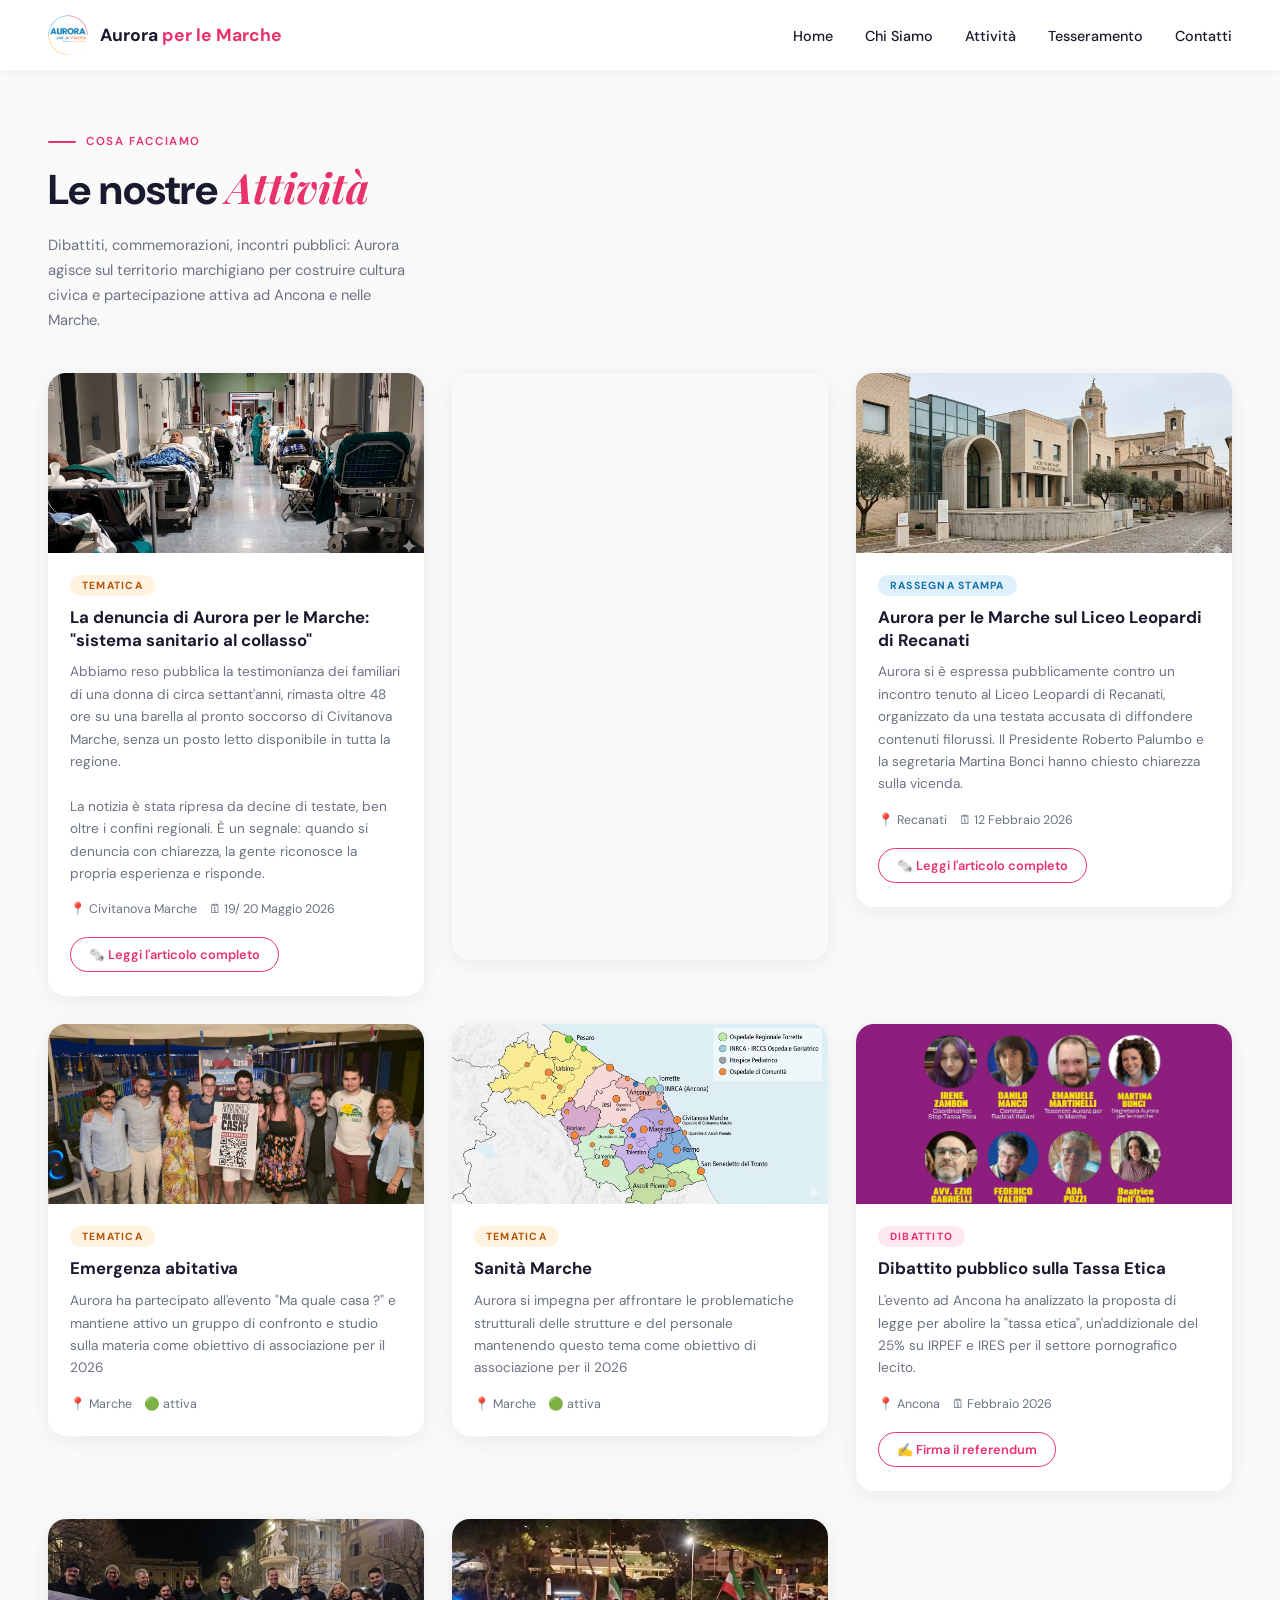
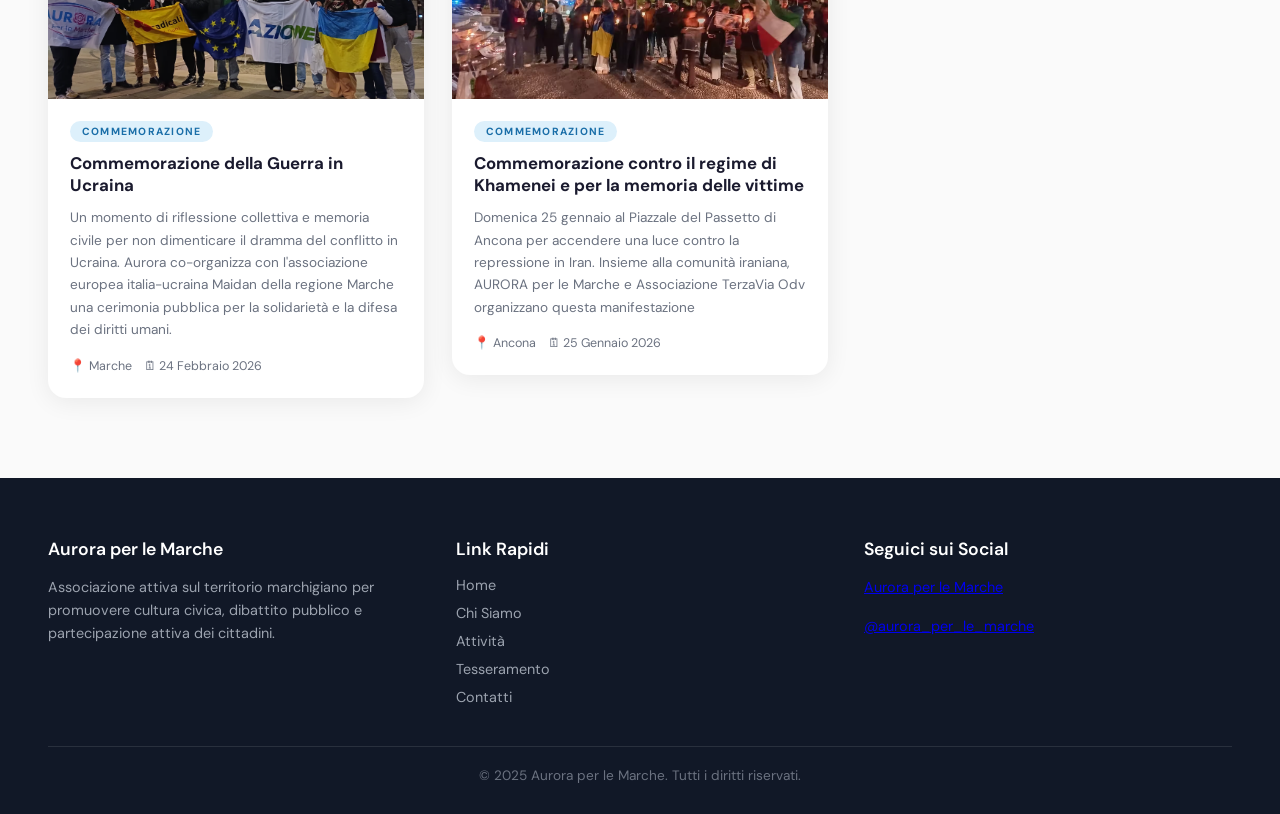
<file: attivita.html>
<!DOCTYPE html>
<html lang="it">
<head>
  <meta charset="UTF-8">
  <meta name="viewport" content="width=device-width, initial-scale=1.0">
  <title>Le nostre Attività – Aurora per le Marche</title>
  <link href="https://fonts.googleapis.com/css2?family=Playfair+Display:ital,wght@0,700;1,700&family=DM+Sans:wght@300;400;500;600&display=swap" rel="stylesheet">
  <style>
    *, *::before, *::after { box-sizing: border-box; margin: 0; padding: 0; }

    :root {
      --pink:       #e8326a;
      --pink-light: #fce8f0;
      --blue-light: #deeaf8;
      --lavender:   #ede8f8;
      --sand:       #f4f1ec;
      --text:       #1a1a2e;
      --muted:      #6b7280;
      --tag-bg-d:   #fde8f0;
      --tag-bg-c:   #ddf0fb;
      --tag-bg-t:   #fff3e0;
      --radius:     18px;
      --card-shadow: 0 4px 24px rgba(0,0,0,.07);
    }

    body {
      font-family: 'DM Sans', sans-serif;
      background: #fafafa;
      color: var(--text);
      min-height: 100vh;
      padding-top: 70px; /* Spazio per la navbar fissa */
    }

    /* ── NAVBAR ── */
    .navbar {
      position: fixed;
      top: 0;
      left: 0;
      width: 100%;
      height: 70px;
      background-color: #ffffff;
      display: flex;
      align-items: center;
      justify-content: space-between;
      padding: 0 48px;
      box-shadow: 0 2px 10px rgba(0,0,0,0.05);
      z-index: 1000;
    }

    .nav-logo {
      display: flex;
      align-items: center;
      gap: 12px;
      text-decoration: none;
    }

    .logo-circle {
      width: 40px;
      height: 40px;
      border-radius: 50%;
      overflow: hidden;
      background: var(--pink-light);
      display: flex;
      align-items: center;
      justify-content: center;
    }

    .logo-circle img {
      width: 100%;
      height: 100%;
      object-fit: cover;
    }

    .nav-brand {
      font-weight: 700;
      font-size: 1.1rem;
      color: var(--text);
    }

    .nav-brand span {
      color: var(--pink);
    }

    .nav-links {
      display: flex;
      list-style: none;
      gap: 2rem;
      align-items: center;
    }

    .nav-links a {
      text-decoration: none;
      font-size: 0.9rem;
      font-weight: 500;
      color: var(--text);
      transition: color 0.2s;
    }

    .nav-links a:hover {
      color: var(--pink);
    }

    .menu-toggle {
      display: none;
    }

    /* ── HEADER SECTION ── */
    .section-header {
      padding: 64px 48px 40px;
      max-width: 1400px;
      margin: 0 auto;
    }

    .eyebrow {
      display: flex;
      align-items: center;
      gap: 10px;
      color: var(--pink);
      font-size: .72rem;
      font-weight: 600;
      letter-spacing: .14em;
      text-transform: uppercase;
      margin-bottom: 14px;
    }

    .eyebrow::before {
      content: '';
      display: block;
      width: 28px;
      height: 2px;
      background: var(--pink);
      border-radius: 2px;
    }

    .section-title {
      font-family: 'DM Sans', sans-serif;
      font-size: 2.6rem;
      font-weight: 700;
      line-height: 1.15;
      margin-bottom: 18px;
    }

    .section-title em {
      font-family: 'Playfair Display', serif;
      font-style: italic;
      color: var(--pink);
    }

    .section-desc {
      max-width: 360px;
      font-size: .92rem;
      line-height: 1.7;
      color: var(--muted);
    }

    .section-desc a { color: var(--pink); text-decoration: none; }

    /* ── GRID ── */
    .activities-grid {
      max-width: 1400px;
      margin: 0 auto;
      padding: 0 48px 80px;
      display: grid;
      grid-template-columns: repeat(auto-fill, minmax(310px, 1fr));
      gap: 28px;
      align-items: start;
    }

    /* ── CARD ── */
    .activity-card {
      background: #fff;
      border-radius: var(--radius);
      overflow: hidden;
      box-shadow: var(--card-shadow);
      display: flex;
      flex-direction: column;
      transition: transform .22s ease, box-shadow .22s ease;
    }

    .activity-card:hover {
      transform: translateY(-4px);
      box-shadow: 0 12px 36px rgba(0,0,0,.11);
    }

    .activity-card.card-social {
      overflow: visible;        
      border-radius: var(--radius);
      background: transparent;    
      box-shadow: none;           
    }

    .activity-card.card-social:hover {
      transform: translateY(-4px);
      box-shadow: none;
    }

    .iframe-wrapper {
      border-radius: var(--radius);
      overflow: hidden;
      box-shadow: var(--card-shadow);
      line-height: 0;
      --fb-w: 500;   
    }

    .iframe-wrapper iframe {
      display: block;
      width: 500px;           
      height: 781px;        
      border: none;
      overflow: hidden;
      transform-origin: top left;
      transform: scale(0.62);
    }

    /* ── BANNER ── */
    .activity-banner {
      height: 180px;
      display: flex;
      align-items: center;
      justify-content: center;
      position: relative;
      overflow: hidden;
    }

    .activity-banner img {
      width: 100%;
      height: 100%;
      object-fit: cover;
      display: block;
    }


    .activity-card:nth-child(3n+1) .activity-banner { background: var(--pink-light); }
    .activity-card:nth-child(3n+2) .activity-banner { background: var(--blue-light); }
    .activity-card:nth-child(3n)   .activity-banner { background: var(--lavender); }

    /* ── BODY ── */
    .activity-body {
      padding: 22px 22px 24px;
      display: flex;
      flex-direction: column;
      gap: 10px;
      flex: 1;
    }

    /* ── TAG ── */
    .activity-tag {
      display: inline-block;
      font-size: .65rem;
      font-weight: 700;
      letter-spacing: .12em;
      text-transform: uppercase;
      padding: 4px 12px;
      border-radius: 20px;
      width: fit-content;
    }

    .tag-dibattito      { background: var(--tag-bg-d); color: var(--pink); }
    .tag-commemorazione { background: var(--tag-bg-c); color: #1a6ea8; }
    .tag-tematica       { background: var(--tag-bg-t); color: #b45309; }
    .tag-evento         { background: var(--tag-bg-t); color: #b45309; }

    /* ── TITLE & TEXT ── */
    .activity-body h3 {
      font-size: 1.05rem;
      font-weight: 700;
      line-height: 1.35;
      color: var(--text);
    }

    .activity-body p {
      font-size: .85rem;
      line-height: 1.65;
      color: var(--muted);
      flex: 1;
    }

    /* ── META ── */
    .activity-meta {
      display: flex;
      flex-wrap: wrap;
      gap: 12px;
      font-size: .78rem;
      color: var(--muted);
      margin-top: 6px;
    }

    .activity-meta span {
      display: flex;
      align-items: center;
      gap: 4px;
    }

    /* ── CTA BUTTON ── */
    .btn-outline, .activity-link {
      display: inline-flex;
      align-items: center;
      gap: 6px;
      margin-top: 10px;
      padding: 8px 18px;
      border: 1.5px solid var(--pink);
      border-radius: 24px;
      background: transparent;
      color: var(--pink);
      font-size: .8rem;
      font-weight: 600;
      font-family: inherit;
      cursor: pointer;
      text-decoration: none;
      width: fit-content;
      transition: background .18s, color .18s;
    }

    .btn-outline:hover, .activity-link:hover {
      background: var(--pink);
      color: #fff;
    }

    /* ── FOOTER ── */
    .site-footer {
      background: #111827;
      color: #9ca3af;
      padding: 60px 48px 30px;
      font-size: .9rem;
    }

    .footer-container {
      max-width: 1400px;
      margin: 0 auto;
      display: grid;
      grid-template-columns: repeat(auto-fit, minmax(250px, 1fr));
      gap: 40px;
      margin-bottom: 40px;
    }

    .footer-col h4 {
      color: #ffffff;
      font-size: 1.1rem;
      margin-bottom: 16px;
      font-weight: 600;
    }

    .footer-col p {
      line-height: 1.6;
      margin-bottom: 16px;
    }

    .footer-links {
      list-style: none;
      display: flex;
      flex-direction: column;
      gap: 10px;
    }

    .footer-links a {
      color: #9ca3af;
      text-decoration: none;
      transition: color 0.2s;
    }

    .footer-links a:hover {
      color: var(--pink);
    }

    .footer-bottom {
      max-width: 1400px;
      margin: 0 auto;
      padding-top: 20px;
      border-top: 1px solid rgba(255, 255, 255, 0.1);
      text-align: center;
      font-size: 0.85rem;
      color: #6b7280;
    }

    /* ── RESPONSIVE MENU MOBILE (Sotto i 768px) ── */
    @media (max-width: 768px) {
      .navbar {
        padding: 0 20px;
      }

      .menu-toggle {
        display: flex;
        z-index: 1002;
        background: transparent;
        border: none;
        cursor: pointer;
        flex-direction: column;
        gap: 5px;
        padding: 0;
      }
      
      .menu-toggle .bar {
        width: 25px;
        height: 3px;
        background-color: var(--text, #333);
        transition: 0.3s;
        border-radius: 2px;
      }

      .nav-links {
        position: absolute;
        top: 70px;
        left: 0;
        width: 100%;
        background-color: #ffffff;
        flex-direction: column;
        align-items: stretch;
        gap: 0;
        padding: 0;
        opacity: 0;
        visibility: hidden;
        transform: translateY(-10px);
        transition: opacity 0.3s ease, visibility 0.3s ease, transform 0.3s ease;
        box-shadow: 0 20px 40px rgba(0, 0, 0, 0.08);
        z-index: 1001;
        margin: 0;
        list-style: none;
      }

      .nav-links li {
        width: 100%;
        text-align: left;
        border-bottom: 1px solid rgba(0, 0, 0, 0.06);
      }

      .nav-links a {
        font-size: 0.95rem;
        font-weight: 600;
        text-transform: uppercase;
        letter-spacing: 1.5px;
        padding: 1.1rem 1.5rem;
        color: var(--text, #111827);
        display: block;
        width: 100%;
      }

      .nav-links a:hover {
        background: rgba(232, 65, 122, 0.04);
        color: var(--pink);
      }

      .nav-links.active {
        opacity: 1;
        visibility: visible;
        transform: translateY(0);
      }

      .menu-toggle.active .bar:nth-child(1) {
        transform: translateY(8px) rotate(45deg);
      }
      .menu-toggle.active .bar:nth-child(2) {
        opacity: 0;
      }
      .menu-toggle.active .bar:nth-child(3) {
        transform: translateY(-8px) rotate(-45deg);
      }

      .section-header { padding: 40px 20px 28px; }
      .activities-grid { padding: 0 20px 60px; gap: 20px; }
      .section-title { font-size: 2rem; }
      .site-footer { padding: 40px 20px 20px; }
    }
  </style>
</head>
<body>

  <!-- NAVBAR -->
  <nav class="navbar" aria-label="Navigazione principale">
    <a href="index.html" class="nav-logo" aria-label="Aurora per le Marche – Home">
      <div class="logo-circle" aria-hidden="true">
        <img src="img/aurora_per_le_marche_logo.jpg" alt="Logo Aurora">
      </div>
      <div class="nav-brand">Aurora <span>per le Marche</span></div>
    </a>

    <button class="menu-toggle" aria-label="Apri menu" aria-expanded="false">
      <span class="bar"></span>
      <span class="bar"></span>
      <span class="bar"></span>
    </button>

    <ul class="nav-links" role="list">
      <li><a href="index.html">Home</a></li>
      <li><a href="chi-siamo.html">Chi Siamo</a></li>
      <li><a href="attivita.html">Attività</a></li>
      <li><a href="tesseramento.html">Tesseramento</a></li>
      <li><a href="contatti.html">Contatti</a></li>
    </ul>
  </nav>

  <!-- CONTENUTO PRINCIPALE -->
  <section>
    <div class="section-header">
      <div class="eyebrow">Cosa facciamo</div>
      <h2 class="section-title">Le nostre <em>Attività</em></h2>
      <p class="section-desc">
        Dibattiti, commemorazioni, incontri pubblici: Aurora agisce sul territorio
        marchigiano per costruire cultura civica e partecipazione attiva ad Ancona
        e nelle Marche.
      </p>
    </div>

    <div class="activities-grid">

      <!-- Card normale -->
      <article class="activity-card">
        <div class="activity-banner">
          <img src="img/shock-settico-resta-48-ore-barella-civitanova.avif" alt="Choc settico, 70enne per 48 ore in barella al pronto soccorso"
               width="400" height="200" onerror="this.style.display='none'">
        </div>
        <div class="activity-body">
          <span class="activity-tag tag-evento">Tematica</span>
          <h3>La denuncia di Aurora per le Marche: "sistema sanitario al collasso"</h3>
          <p>Abbiamo reso pubblica la testimonianza dei familiari di una donna di circa settant'anni, rimasta oltre 48 ore su una barella al pronto soccorso di Civitanova Marche, senza un posto letto disponibile in tutta la regione. <br><br>La notizia è stata ripresa da decine di testate, ben oltre i confini regionali. È un segnale: quando si denuncia con chiarezza, la gente riconosce la propria esperienza e risponde.</p>
          <div class="activity-meta">
            <span>📍 Civitanova Marche</span>
            <span>🗓 19/ 20 Maggio 2026</span>
          </div>
          <a href="attivita-singola-malasanità-civitanova.html" target="_blank" rel="noopener" class="btn-outline">
            🗞️ Leggi l'articolo completo
          </a>
        </div>
      </article>

      <!-- Card social Facebook -->
      <article class="activity-card card-social">
        <div class="iframe-wrapper">
<iframe src="https://www.facebook.com/plugins/post.php?href=https%3A%2F%2Fwww.facebook.com%2FAssociazioneAuroraperleMarche%2Fposts%2Fpfbid037mhawwP5ibrcMKWgwcCVatN5t16eo1ZbZ5LrXfSCXRAeW5HxbR3pd4HfDHrcZJD1l&show_text=true&width=500" width="500" height="781" style="border:none;overflow:hidden" scrolling="no" frameborder="0" allowfullscreen="true" allow="autoplay; clipboard-write; encrypted-media; picture-in-picture; web-share"></iframe>
        </div>
      </article>
      
      <article class="activity-card">
        <div class="activity-banner">
          <img src="img/anche-l-associazione-aurora-per-le-marche-contro-l-iniziativa-al-liceo-leopardi-sull-ucraina-sbilamciata-verso-la-russa.avif"
               alt="Aurora per le Marche sul Liceo Leopardi di Recanati"
               width="400" height="200" onerror="this.style.display='none'">
        </div>
        <div class="activity-body">
          <span class="activity-tag tag-commemorazione">Rassegna Stampa</span>
          <h3>Aurora per le Marche sul Liceo Leopardi di Recanati</h3>
          <p>Aurora si è espressa pubblicamente contro un incontro tenuto al Liceo Leopardi di Recanati, organizzato da una testata accusata di diffondere contenuti filorussi. Il Presidente Roberto Palumbo e la segretaria Martina Bonci hanno chiesto chiarezza sulla vicenda.</p>
          <div class="activity-meta">
            <span>📍 Recanati</span>
            <span>🗓 12 Febbraio 2026</span>
          </div>
          <a href="https://www.ilcittadinodirecanati.it/notizie-recanati/94496-anche-l-associazione-aurora-per-le-marche-contro-l-iniziativa-al-liceo-leopardi-sull-ucraina-sbilamciata-verso-la-russa"
             target="_blank" rel="noopener" class="btn-outline">
            🗞️ Leggi l'articolo completo 
          </a>
        </div>
      </article>

      <article class="activity-card">
        <div class="activity-banner">
          <img src="img/evento-ma-quale casa-aurora.avif" alt="Emergenza abitativa nella regione Marche"
               width="400" height="200" onerror="this.style.display='none'">
        </div>
        <div class="activity-body">
          <span class="activity-tag tag-evento">Tematica</span>
          <h3>Emergenza abitativa</h3>
          <p>Aurora ha partecipato all'evento "Ma quale casa ?" e mantiene attivo un gruppo di confronto e studio sulla materia come obiettivo di associazione per il 2026</p>
          <div class="activity-meta">
            <span>📍 Marche</span>
            <span>🟢 attiva</span>
          </div>
        </div>
      </article>

      <article class="activity-card">
        <div class="activity-banner">
          <img src="img/mappa-ospedali-nelle-marche.avif" alt="Emergenza Sanità Marche"
               width="400" height="200" onerror="this.style.display='none'">
        </div>
        <div class="activity-body">
          <span class="activity-tag tag-evento">Tematica</span>
          <h3>Sanità Marche</h3>
          <p>Aurora si impegna per affrontare le problematiche strutturali delle strutture e del personale mantenendo questo tema come obiettivo di associazione per il 2026</p>
          <div class="activity-meta">
            <span>📍 Marche</span>
            <span>🟢 attiva</span>
          </div>
        </div>
      </article>

      <article class="activity-card">
        <div class="activity-banner">
          <img src="img/evento-tassa-etica-auora-ancona.avif" alt="Dibattito Aurora per le Marche sulla tassa etica ad Ancona, febbraio 2026"
               width="400" height="200" onerror="this.style.display='none'">
        </div>
        <div class="activity-body">
          <span class="activity-tag tag-dibattito">Dibattito</span>
          <h3>Dibattito pubblico sulla Tassa Etica</h3>
          <p>L'evento ad Ancona ha analizzato la proposta di legge per abolire la "tassa etica", un'addizionale del 25% su IRPEF e IRES per il settore pornografico lecito.</p>
          <div class="activity-meta">
            <span>📍 Ancona</span>
            <span>🗓 Febbraio 2026</span>
          </div>
          <a href="https://firmereferendum.giustizia.it/referendum/open/dettaglio-open/5600018"
             target="_blank" rel="noopener noreferrer" class="activity-link"
             aria-label="Firma il referendum per abolire la tassa etica sul portale del Ministero della Giustizia">
            ✍️ Firma il referendum
          </a>
        </div>
      </article>

      <article class="activity-card">
        <div class="activity-banner">
          <img src="img/ucraina-commemorazione-ancona.avif"
               alt="Commemorazione del conflitto in Ucraina Co-organizzato da Aurora per le Marche, 24 febbraio 2026"
               width="400" height="200" onerror="this.style.display='none'">
        </div>
        <div class="activity-body">
          <span class="activity-tag tag-commemorazione">Commemorazione</span>
          <h3>Commemorazione della Guerra in Ucraina</h3>
          <p>Un momento di riflessione collettiva e memoria civile per non dimenticare il dramma del conflitto in Ucraina. Aurora co-organizza con l'associazione europea italia-ucraina Maidan della regione Marche una cerimonia pubblica per la solidarietà e la difesa dei diritti umani.</p>
          <div class="activity-meta">
            <span>📍 Marche</span>
            <span>🗓 24 Febbraio 2026</span>
          </div>
        </div>
      </article>

      <article class="activity-card">
        <div class="activity-banner">
          <img src="img/evento-iran-solidarieta-contro-regime-ancona.avif" alt="LUCI E VOCI PER LA LIBERTÀ DELL'IRAN"
               width="400" height="200" onerror="this.style.display='none'">
        
        </div>
        <div class="activity-body">
          <span class="activity-tag tag-commemorazione">Commemorazione</span>
          <h3>Commemorazione contro il regime di Khamenei e per la memoria delle vittime</h3>
          <p>Domenica 25 gennaio al Piazzale del Passetto di Ancona per accendere una luce contro la repressione in Iran. Insieme alla comunità iraniana, AURORA per le Marche e Associazione TerzaVia Odv organizzano questa manifestazione</p>
          <div class="activity-meta">
            <span>📍 Ancona</span>
            <span>🗓 25 Gennaio 2026</span>
          </div>
        </div>
      </article>

    </div>
  </section>

  <!-- FOOTER -->
 <footer class="site-footer">
    <div class="footer-container">
      <div class="footer-col">
        <h4>Aurora per le Marche</h4>
        <p>Associazione attiva sul territorio marchigiano per promuovere cultura civica, dibattito pubblico e partecipazione attiva dei cittadini.</p>
      </div>
      <div class="footer-col">
        <h4>Link Rapidi</h4>
        <ul class="footer-links">
          <li><a href="index.html">Home</a></li>
          <li><a href="chi-siamo.html">Chi Siamo</a></li>
          <li><a href="attivita.html">Attività</a></li>
          <li><a href="tesseramento.html">Tesseramento</a></li>
          <li><a href="contatti.html">Contatti</a></li>
        </ul>
      </div>
      <div class="footer-col">
        <h4>Seguici sui Social</h4>
        <div class="footer-social-links">
          <p><a href="https://www.facebook.com/auroraperlermarche" target="_blank" rel="noopener noreferrer">Aurora per le Marche</a></p>
          <p><a href="https://www.instagram.com/aurora_per_le_marche" target="_blank" rel="noopener noreferrer">@aurora_per_le_marche</a></p>
        </div>
      </div>
    </div>
    <div class="footer-bottom">
      <p>&copy; 2025 Aurora per le Marche. Tutti i diritti riservati.</p>
    </div>
  </footer>

  <!-- SCRIPT -->
  <script>
    // Script per il menu hamburger mobile
    const menuToggle = document.querySelector('.menu-toggle');
    const navLinks = document.querySelector('.nav-links');

    if (menuToggle && navLinks) {
      menuToggle.addEventListener('click', () => {
        menuToggle.classList.toggle('active');
        navLinks.classList.toggle('active');
        const expanded = menuToggle.getAttribute('aria-expanded') === 'true' || false;
        menuToggle.setAttribute('aria-expanded', !expanded);
      });

      // Chiudi il menu quando si clicca un link
      navLinks.querySelectorAll('a').forEach(link => {
        link.addEventListener('click', () => {
          menuToggle.classList.remove('active');
          navLinks.classList.remove('active');
          menuToggle.setAttribute('aria-expanded', 'false');
        });
      });
    }

    // Script per scalare correttamente gli iframe di Facebook
    function scaleFbIframes() {
      document.querySelectorAll('.iframe-wrapper').forEach(wrapper => {
        const iframe = wrapper.querySelector('iframe');
        if (!iframe) return;

        const iframeNativeW = 500;   
        const iframeNativeH = parseInt(iframe.getAttribute('height')) || 781;
        const wrapperW      = wrapper.clientWidth;
        const scale         = wrapperW / iframeNativeW;

        iframe.style.transform       = `scale(${scale})`;
        iframe.style.transformOrigin = 'top left';
        iframe.style.width           = iframeNativeW + 'px';
        iframe.style.height          = iframeNativeH + 'px';

        wrapper.style.height = (iframeNativeH * scale) + 'px';
      });
    }

    scaleFbIframes();
    window.addEventListener('resize', scaleFbIframes);
  </script>

</body>
</html>
</file>
